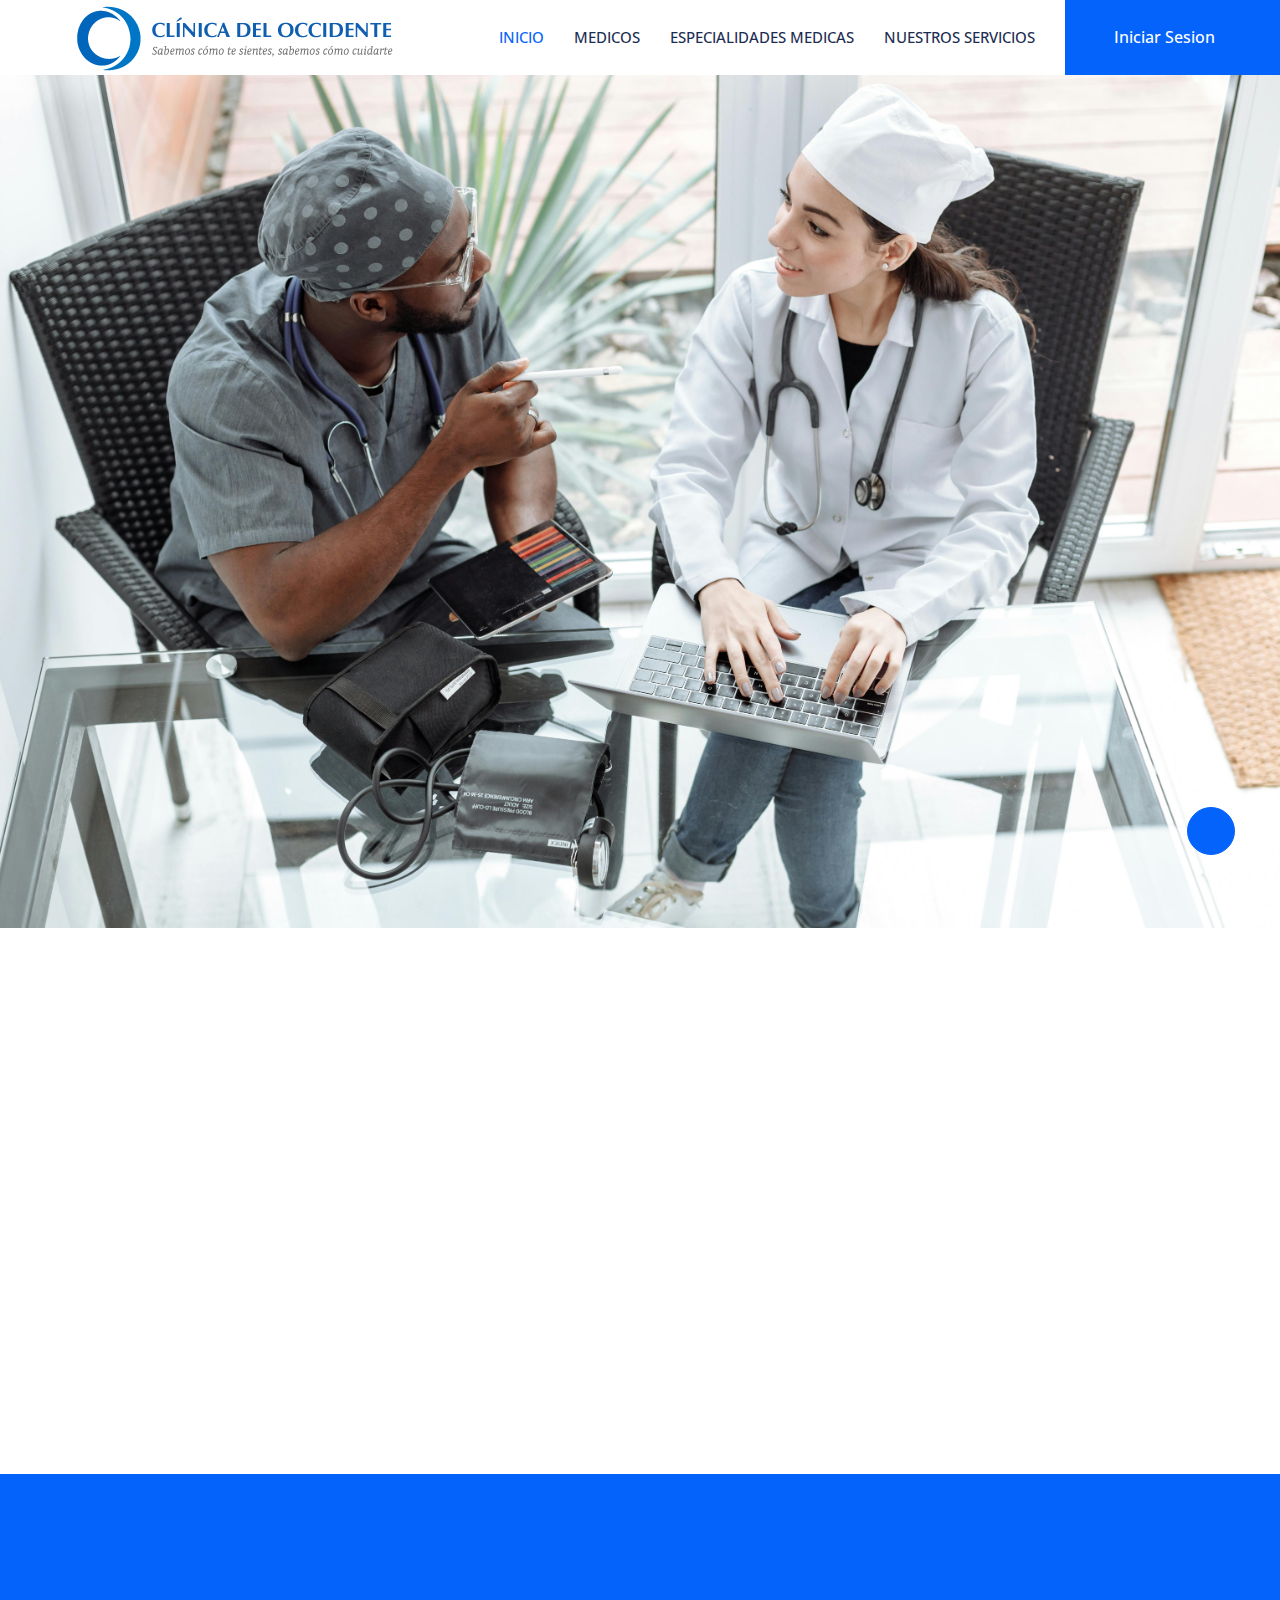
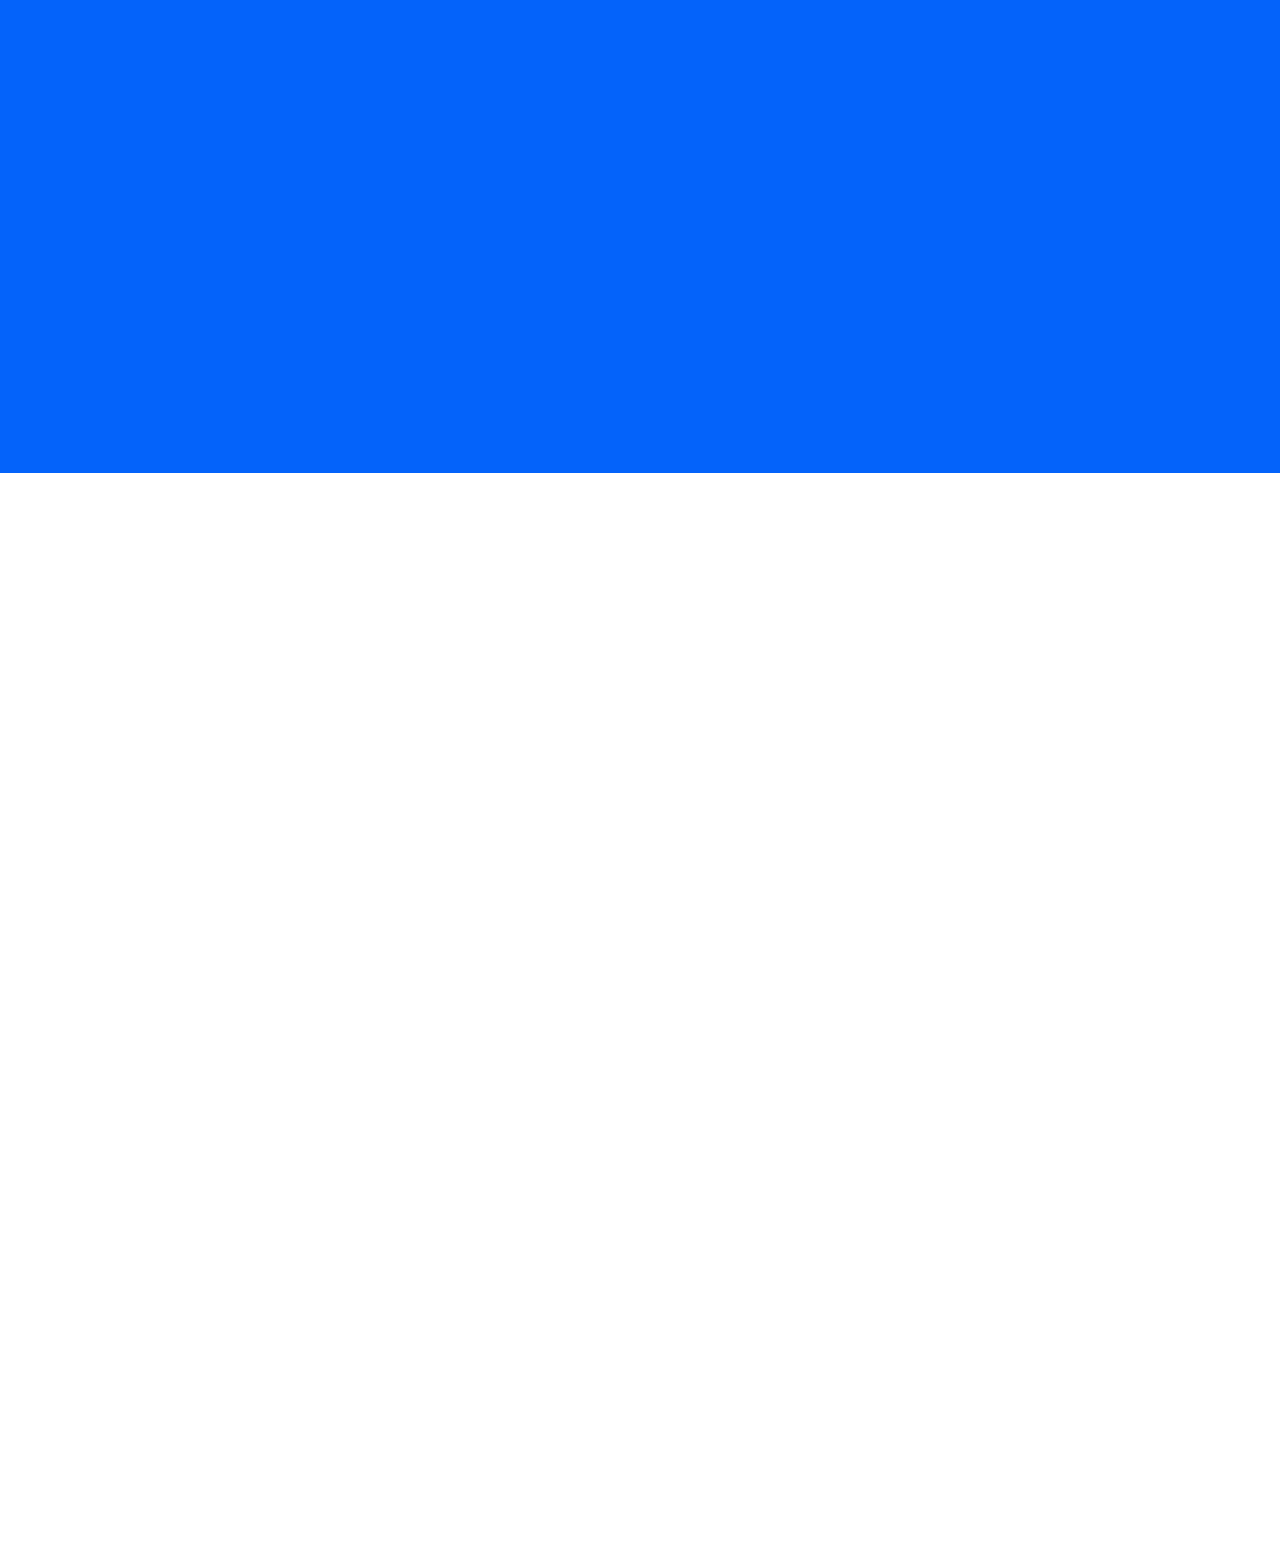
<file: Clinica-Occidente/index.html>
<!DOCTYPE html>
<html lang="en">

<head>
    <meta charset="utf-8">
    <title>Clinica del occidente</title>
    <link rel="shortcut icon" href="img/sede.png" type="image/x-icon">
    <meta content="width=device-width, initial-scale=1.0" name="viewport">
    <meta content="" name="keywords">
    <meta content="" name="description">

    <!-- Favicon -->
    <link href="img/favicon.ico" rel="icon">

    <!-- Google Web Fonts -->
    <link rel="preconnect" href="https://fonts.googleapis.com">
    <link rel="preconnect" href="https://fonts.gstatic.com" crossorigin>
    <link href="https://fonts.googleapis.com/css2?family=Open+Sans:wght@400;500&family=Roboto:wght@500;700;900&display=swap" rel="stylesheet"> 

    

    <!-- Libraries Stylesheet -->
    <link href="lib/animate/animate.min.css" rel="stylesheet">
    <link href="lib/owlcarousel/assets/owl.carousel.min.css" rel="stylesheet">
    <link href="lib/tempusdominus/css/tempusdominus-bootstrap-4.min.css" rel="stylesheet" />

    <!-- Customized Bootstrap Stylesheet -->
    <link href="css/bootstrap.min.css" rel="stylesheet">

    <!-- Template Stylesheet -->
    <link href="css/style.css" rel="stylesheet">
</head>

<body>
    <!-- Spinner Start -->
    <div id="spinner" class="show bg-white position-fixed translate-middle w-100 vh-100 top-50 start-50 d-flex align-items-center justify-content-center">
        <div class="spinner-grow text-primary" style="width: 3rem; height: 3rem;" role="status">
            <span class="sr-only">Loading...</span>
        </div>
    </div>
    <!-- Spinner End -->


    
    <!-- Navbar Start -->
    <nav class="navbar navbar-expand-lg bg-white navbar-light sticky-top p-0 wow fadeIn" data-wow-delay="0.1s">
        <a href="index.html" class="navbar-brand d-flex align-items-center px-4 px-lg-5">
            <h1 class="m-0 text-primary"><i class="far fa-hospital me-3"></i><img src="img/Logo-1.png" alt=""></h1>
        </a>
        <button type="button" class="navbar-toggler me-4" data-bs-toggle="collapse" data-bs-target="#navbarCollapse">
            <span class="navbar-toggler-icon"></span>
        </button>
        <div class="collapse navbar-collapse" id="navbarCollapse">
            <div class="navbar-nav ms-auto p-4 p-lg-0">
                <a href="" class="nav-item nav-link active">Inicio</a>
                <a href="#medicos" class="nav-item nav-link">Medicos</a>
                <a href="#especialidades" class="nav-item nav-link">especialidades medicas</a>
               <a href="#servicios" class="nav-item nav-link">Nuestros servicios</a>
                
            </div>
            <a href="login.html" class="btn btn-primary rounded-0 py-4 px-lg-5 d-none d-lg-block">Iniciar Sesion<i class="fa fa-arrow-right ms-3"></i></a>
        </div>
    </nav>
   <!-- Navbar End -->


    <!-- Header Start -->
    <div class="container-fluid header bg-primary p-0 mb-5">
        <div class="row g-0 align-items-center flex-column-reverse flex-lg-row">
            <img src="img/imagen-9.jpg" alt="">
        </div>
           
    </div>
    <!-- Header End -->


    <!-- About Start -->
    <div id="especialidades" class="container-xxl py-5">
        <div class="container">
            <div class="row g-5">
                <div class="col-lg-6 wow fadeIn" data-wow-delay="0.1s">
                    <div class="d-flex flex-column">
                        <img class="img-fluid rounded w-75 align-self-end" src="img/imagen-1.jpg" alt="">
                        <img class="img-fluid rounded w-50 bg-white pt-3 pe-3" src="img/about-2.jpg" alt="" style="margin-top: -25%;">
                    </div>
                </div>
                <div class="col-lg-6 wow fadeIn" data-wow-delay="0.5s">
                    
                    <h1 class="mb-4 text-primary">ESPECIALIDADES MÉDICAS</h1>
                    <p>La Clínica del Occidente es uno de los centros médicos de vanguardia en Colombia y ofrece diversos servicios para enfermedades comunes y raras. Encuentra a continuación una selección de nuestras especialidades médicas</p>
                    <p class="mb-4">La Clínica del Occidente es uno de los centros médicos de vanguardia en Colombia y ofrece diversos servicios para enfermedades comunes y raras.</p>
                    
                    <a class="btn btn-primary rounded-pill py-3 px-5 mt-3" href="">Mas Informacion</a>
                </div>
            </div>
        </div>
    </div>
    <!-- About End -->


    


    <!-- Feature Start -->
    <div    id="servicios"  class="container-fluid bg-primary overflow-hidden my-5 px-lg-0">
        <div class="container feature px-lg-0">
            <div class="row g-0 mx-lg-0">
                <div class="col-lg-6 feature-text py-5 wow fadeIn" data-wow-delay="0.1s">
                    <div class="p-lg-5 ps-lg-0">
                        
                        <h1 class="text-white mb-4">Nuestros Servicios</h1>
                        <p class="text-white mb-4 pb-2">En la Clínica del Occidente contamos con una amplia variedad de servicios orientados a la atención integral de nuestros pacientes. Nuestra institución está orientada a una cultura de servicio en beneficio del paciente, la familia y los colaboradores, por medio de un trato digno, respetuoso, entregando información oportuna y ejecutando tratamientos efectivos. Nuestro objetivo es proveer una mayor calidad de vida.</p>
                        <div class="row g-4">
                            <div class="col-6">
                                <div class="d-flex align-items-center">
                                    <div class="d-flex flex-shrink-0 align-items-center justify-content-center rounded-circle bg-light" style="width: 55px; height: 55px;">
                                        <i class="fa fa-user-md text-primary"></i>
                                    </div>
                                    <div class="ms-4">
                                        <p class="text-white mb-2">Diagnosticos y Terapeuticos</p>
                                        
                                    </div>
                                </div>
                            </div>
                            <div class="col-6">
                                <div class="d-flex align-items-center">
                                    <div class="d-flex flex-shrink-0 align-items-center justify-content-center rounded-circle bg-light" style="width: 55px; height: 55px;">
                                        <i class="fa fa-check text-primary"></i>
                                    </div>
                                    <div class="ms-4">
                                        <p class="text-white mb-2">Clinicos o Medicos</p>
                                        
                                    </div>
                                </div>
                            </div>
                            <div class="col-6">
                                <div class="d-flex align-items-center">
                                    <div class="d-flex flex-shrink-0 align-items-center justify-content-center rounded-circle bg-light" style="width: 55px; height: 55px;">
                                        <i class="fa fa-comment-medical text-primary"></i>
                                    </div>
                                    <div class="ms-4">
                                        <p class="text-white mb-2">Otras Especialidades</p>
                                        
                                    </div>
                                </div>
                            </div>
                            <div class="col-6">
                                <div class="d-flex align-items-center">
                                    <div class="d-flex flex-shrink-0 align-items-center justify-content-center rounded-circle bg-light" style="width: 55px; height: 55px;">
                                        <i class="fa fa-headphones text-primary"></i>
                                    </div>
                                    <div class="ms-4">
                                        <p class="text-white mb-2">24 Horas conectados</p>
                                        
                                    </div>
                                </div>
                            </div>
                        </div>
                    </div>
                </div>
                <div class="col-lg-6 pe-lg-0 wow fadeIn" data-wow-delay="0.5s" style="min-height: 400px;">
                    <div class="position-relative h-100">
                        <img class="position-absolute img-fluid w-100 h-100" src="img/feature.jpg" style="object-fit: cover;" alt="">
                    </div>
                </div>
            </div>
        </div>
    </div>
    <!-- Feature End -->


    <!-- Team Start -->
    <div id="medicos" class="container-xxl py-5">
        <div class="container">
            <div class="text-center mx-auto mb-5 wow fadeInUp" data-wow-delay="0.1s" style="max-width: 600px;">
                
                <h1 class="text-primary" >Directorio médico</h1>
            </div>
            <div class="row g-4">
                <div class="col-lg-3 col-md-6 wow fadeInUp" data-wow-delay="0.1s">
                   
                        
                    <div class="team-item position-relative rounded overflow-hidden">
                        <div class="overflow-hidden">
                            <img class="img-fluid" src="img/doctor-1.webp" alt="">
                        </div>
                        <div class="team-text bg-light text-center p-4">
                            <h5>Carlos arturo calero</h5>
                            <p class="text-primary">Coordinador de Oftalmologia</p>
                            <div class="team-social text-center">
                                <a class="btn btn-square" href=""><i class="fab fa-facebook-f"></i></a>
                                <a class="btn btn-square" href=""><i class="fab fa-twitter"></i></a>
                                <a class="btn btn-square" href=""><i class="fab fa-instagram"></i></a>
                            </div>
                        </div>
                    </div>
                </div>
                <div class="col-lg-3 col-md-6 wow fadeInUp" data-wow-delay="0.3s">
                    <div class="team-item position-relative rounded overflow-hidden">
                        <div class="overflow-hidden">
                            <img class="img-fluid" src="img/doctor-2.webp" alt="">
                        </div>
                        <div class="team-text bg-light text-center p-4">
                            <h5>Ivan torres  </h5>
                            <p class="text-primary">Director cientifico</p>
                            <div class="team-social text-center">
                                <a class="btn btn-square" href=""><i class="fab fa-facebook-f"></i></a>
                                <a class="btn btn-square" href=""><i class="fab fa-twitter"></i></a>
                                <a class="btn btn-square" href=""><i class="fab fa-instagram"></i></a>
                            </div>
                        </div>
                    </div>
                </div>
                <div class="col-lg-3 col-md-6 wow fadeInUp" data-wow-delay="0.5s">
                    <div class="team-item position-relative rounded overflow-hidden">
                        <div class="overflow-hidden">
                            <img class="img-fluid" src="img/doctor-3.webp" alt="">
                        </div>
                        <div class="team-text bg-light text-center p-4">
                            <h5>Norma montoya Garcia</h5>
                            <p class="text-primary">Coordinadora laboratorio clinico</p>
                            <div class="team-social text-center">
                                <a class="btn btn-square" href=""><i class="fab fa-facebook-f"></i></a>
                                <a class="btn btn-square" href=""><i class="fab fa-twitter"></i></a>
                                <a class="btn btn-square" href=""><i class="fab fa-instagram"></i></a>
                            </div>
                        </div>
                    </div>
                </div>
                <div class="col-lg-3 col-md-6 wow fadeInUp" data-wow-delay="0.7s">
                    <div class="team-item position-relative rounded overflow-hidden">
                        <div class="overflow-hidden">
                            <img class="img-fluid" src="img/doctor-4.webp" alt="">
                        </div>
                        <div class="team-text bg-light text-center p-4">
                            <h5>Ronald Raul Rengifo Devia</h5>
                            <p class="text-primary">Coordinador servivcios de Urgencias</p>
                            <div class="team-social text-center">
                                <a class="btn btn-square" href=""><i class="fab fa-facebook-f"></i></a>
                                <a class="btn btn-square" href=""><i class="fab fa-twitter"></i></a>
                                <a class="btn btn-square" href=""><i class="fab fa-instagram"></i></a>
                            </div>
                        </div>
                    </div>
                </div>
            </div>
        </div>
    </div>
    <!-- Team End -->

  
   <!-- Footer Start -->
    <div class="container-fluid bg-dark text-light footer mt-5 pt-5 wow fadeIn" data-wow-delay="0.1s">
        <div class="container py-5">
            <div class="row g-5">
                <div class="col-lg-3 col-md-6">
                    <h5 class="text-light mb-4 "> <img src="img/sede.png" alt=""> Sede Bogota</h5>
                    <p class="mb-2"><i class="fa fa-map-marker-alt me-3"></i>Av de Las Américas Nº 71 C_29</p>
                    <p class="mb-2"><i class="fa fa-phone-alt me-3"></i>(601) 425 4656</p>
                    
                    <div class="d-flex pt-2">
                        <a class="btn btn-outline-light btn-social rounded-circle" href=""><i class="fab fa-twitter"></i></a>
                        <a class="btn btn-outline-light btn-social rounded-circle" href=""><i class="fab fa-facebook-f"></i></a>
                        <a class="btn btn-outline-light btn-social rounded-circle" href=""><i class="fab fa-youtube"></i></a>
                        <a class="btn btn-outline-light btn-social rounded-circle" href=""><i class="fab fa-linkedin-in"></i></a>
                    </div>
                </div>
                <div class="col-lg-3 col-md-6">
                    <h5 class="text-light mb-4"> <img src="img/servicios.png" alt=""> Servicios médicos</h5>
                    <a class="btn btn-link" href="">Servicios clínicos y médicos</a>
                    <a class="btn btn-link" href="">Servicios diagnósticos y terapéuticos</a>
                    <a class="btn btn-link" href="">International Patient</a>
                    <a class="btn btn-link" href="">Estados Financieros</a>
                    
                </div>
                <div class="col-lg-3 col-md-6">
                    <h5 class="text-light mb-4"> <img src="img/enlace.png" alt=""> Enlaces de interés</h5>
                    <a class="btn btn-link" href="">Inicio</a>
                    <a class="btn btn-link" href="">Medicos</a>
                    <a class="btn btn-link" href="">Servicios</a>
                    <a class="btn btn-link" href="">Contactenos</a>
                    
                </div>
                <div class="col-lg-3 col-md-6">
                    <h5 class="text-light mb-4"> <img src="img/especialidades.png" alt=""> Especialidades médicas</h5>
                    <a class="btn btn-link" href="">Especialidades oncológicas</a>
                    <a class="btn btn-link" href="">Especialidades quirúrgicas</a>
                    <a class="btn btn-link" href="">Otras especialidades</a>
                    
                    
                   
                </div>
            </div>
        </div>
        <div class="container">
            <div class="copyright">
               
            </div>
        </div>
    </div>
    <!-- Footer End -->


    <!-- Back to Top -->
    <a href="#" class="btn btn-lg btn-primary btn-lg-square rounded-circle back-to-top"><i class="bi bi-arrow-up"></i></a>


    <!-- JavaScript Libraries -->
    <script src="https://code.jquery.com/jquery-3.4.1.min.js"></script>
    <script src="https://cdn.jsdelivr.net/npm/bootstrap@5.0.0/dist/js/bootstrap.bundle.min.js"></script>
    <script src="lib/wow/wow.min.js"></script>
    <script src="lib/easing/easing.min.js"></script>
    <script src="lib/waypoints/waypoints.min.js"></script>
    <script src="lib/counterup/counterup.min.js"></script>
    <script src="lib/owlcarousel/owl.carousel.min.js"></script>
    <script src="lib/tempusdominus/js/moment.min.js"></script>
    <script src="lib/tempusdominus/js/moment-timezone.min.js"></script>
    <script src="lib/tempusdominus/js/tempusdominus-bootstrap-4.min.js"></script>

    <!-- Template Javascript -->
    <script src="js/main.js"></script>
</body>

</html>
</file>
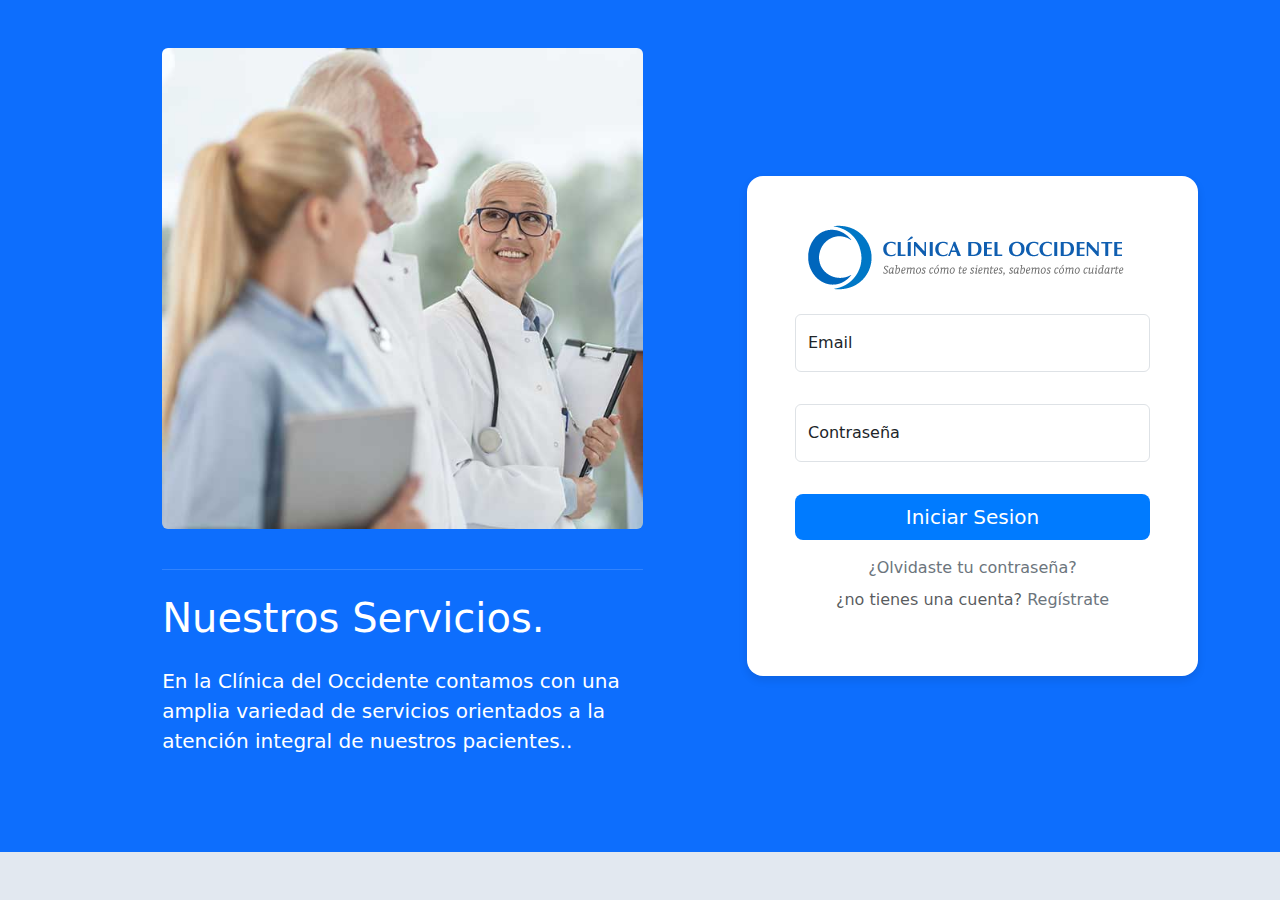
<file: Clinica-Occidente/login.html>
<html lang="es">

<head>
    <meta charset="UTF-8">
    <meta name="viewport" content="width=device-width, initial-scale=1.0">
    <title>login</title>
    <link href="https://cdn.jsdelivr.net/npm/bootstrap@5.3.0/dist/css/bootstrap.min.css" rel="stylesheet">
    <link rel="stylesheet" href="css/style1.css">


<body>

    <!-- Login 9 - Bootstrap Brain Component -->
    <section class="bg-primary py-3 py-md-5 py-xl-8">
        <div class="container">
            <div class="row gy-4 align-items-center">
                <div class="col-12 col-md-6 col-xl-7">
                    <div class="d-flex justify-content-center text-bg-primary">
                        <div class="col-12 col-xl-9">
                            <img class="img-fluid rounded mb-4" loading="lazy" src="img/about-1.jpg" width="900"
                                height="80" alt="BootstrapBrain Logo">
                            <hr class="border-primary-subtle mb-4">
                            <h2 class="h1 mb-4">Nuestros Servicios.</h2>
                            <p class="lead mb-5">En la Clínica del Occidente contamos con una amplia variedad de
                                servicios orientados a la atención integral de nuestros pacientes..</p>

                        </div>
                    </div>
                </div>
                <div class="col-12 col-md-6 col-xl-5">
                    <div class="card border-0 rounded-4">
                        <div class="card-body p-3 p-md-4 p-xl-5">
                            <div class="row">
                                <div class="col-12">
                                    <div class="mb-4">
                                        <a href="index.html"><img src="img/Logo-1.png" alt=""></a>

                                    </div>
                                </div>
                            </div>
                            <form action="dashboard.html" method="get">
                                <div class="row gy-3 overflow-hidden">
                                    <div class="col-12">
                                        <div class="form-floating mb-3">
                                            <input type="email" class="form-control" name="email" id="email"
                                                placeholder="name@example.com" required>
                                            <label for="email" class="form-label">Email</label>
                                        </div>
                                    </div>
                                    <div class="col-12">
                                        <div class="form-floating mb-3">
                                            <input type="password" class="form-control" name="password" id="password"
                                                value="" placeholder="Password" required>
                                            <label for="password" class="form-label">Contraseña</label>
                                        </div>
                                    </div>

                                    <div class="col-12">
                                        <div class="d-grid">
                                            <button class="btn btn-primary btn-lg" type="submit">Iniciar Sesion</button>
                                        </div>
                                    </div>
                                </div>
                            </form>
                            <div class="text-center">
                                <p class="text-muted mb-2">
                                    <a href="Restablecer.html">¿Olvidaste tu contraseña?</a>
                                </p>
                                <p class="text-muted">
                                    ¿no tienes una cuenta? <a href="Registrar.html">Regístrate</a>
                                </p>
                            </div>


                        </div>
                    </div>
                </div>
            </div>
        </div>
        </div>
    </section>


    <script src="https://cdn.jsdelivr.net/npm/bootstrap@5.3.0/dist/js/bootstrap.bundle.min.js"></script>

</body>

</html>
</file>
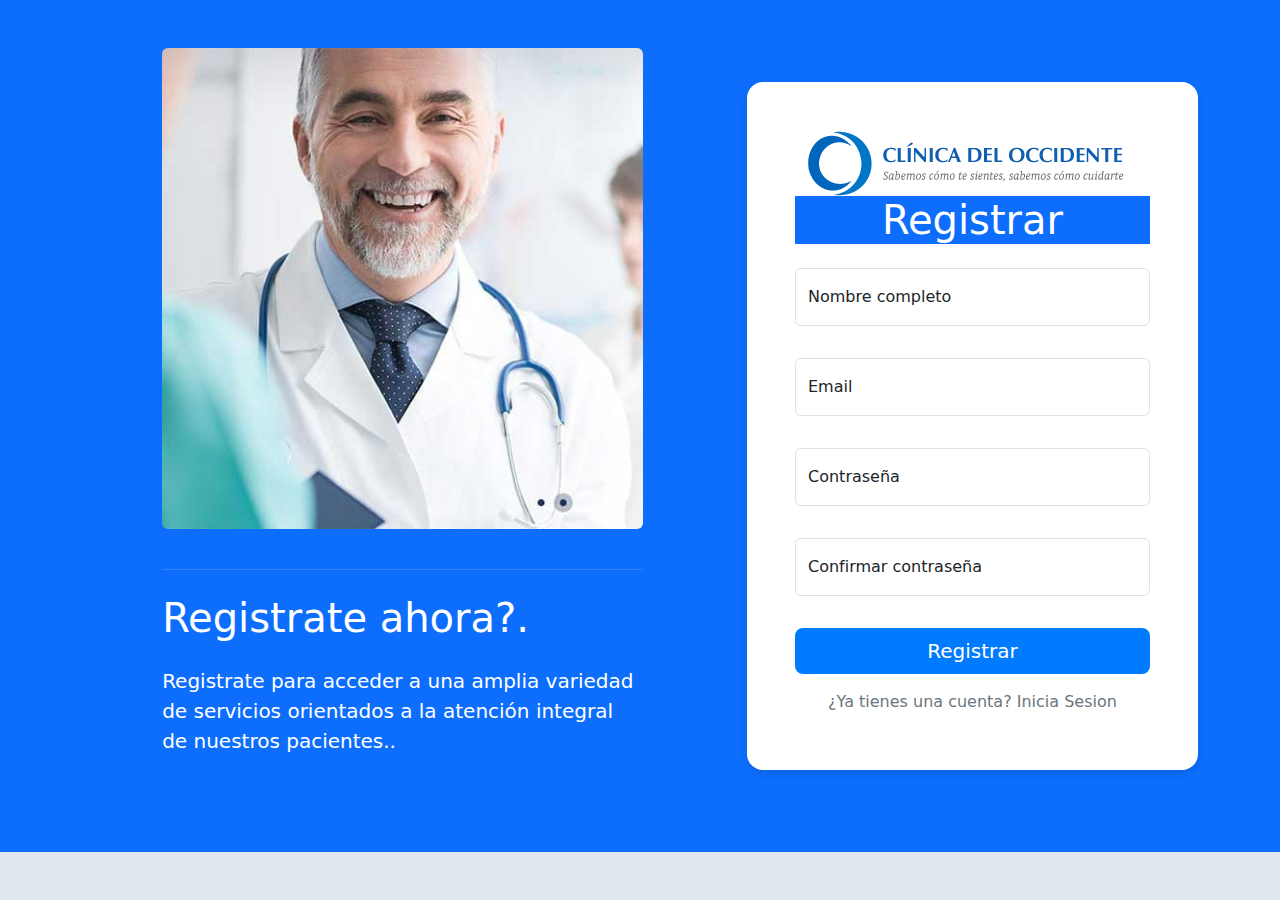
<file: Clinica-Occidente/Registrar.html>
<html lang="es">

<head>
    <meta charset="UTF-8">
    <meta name="viewport" content="width=device-width, initial-scale=1.0">
    <title>Registrar</title>
    <link href="https://cdn.jsdelivr.net/npm/bootstrap@5.3.0/dist/css/bootstrap.min.css" rel="stylesheet">
    <link rel="stylesheet" href="css/style1.css">


<body>

    <!-- Login 9 - Bootstrap Brain Component -->
    <section class="bg-primary py-3 py-md-5 py-xl-8">
        <div class="container">
            <div class="row gy-4 align-items-center">
                <div class="col-12 col-md-6 col-xl-7">
                    <div class="d-flex justify-content-center text-bg-primary">
                        <div class="col-12 col-xl-9">
                            <img class="img-fluid rounded mb-4" loading="lazy" src="img/about-2.jpg" width="900"
                                height="80" alt="BootstrapBrain Logo">
                            <hr class="border-primary-subtle mb-4">
                            <h2 class="h1 mb-4">Registrate ahora?.</h2>
                            <p class="lead mb-5">Registrate para acceder a una amplia variedad de
                                servicios orientados a la atención integral de nuestros pacientes..</p>

                        </div>
                    </div>
                </div>
                <div class="col-12 col-md-6 col-xl-5">
                    <div class="card border-0 rounded-4">
                        <div class="card-body p-3 p-md-4 p-xl-5">
                            <div class="row">
                                <div class="col-12">
                                    <div class="mb-4">
                                        <a href="index.html"><img src="img/Logo-1.png" alt=""></a>
                                        <h1 class="text-center text-bg-primary">Registrar</h1>
                                       
                                    </div>
                                </div>
                            </div>
                            <form action="#!">
                                <div class="row gy-3 overflow-hidden">
                                    <div class="col-12">
                                        <div class="form-floating mb-3">
                                            <input type="email" class="form-control" name="email" id="email"
                                                placeholder="name@example.com" required>
                                            <label for="name" class="form-label">Nombre completo</label>
                                        </div>
                                    </div>
                                    <div class="col-12">
                                        <div class="form-floating mb-3">
                                            <input type="email" class="form-control" name="email" id="email"
                                                placeholder="name@example.com" required>
                                            <label for="email" class="form-label">Email</label>
                                        </div>
                                    </div>
                                    <div class="col-12">
                                        <div class="form-floating mb-3">
                                            <input type="password" class="form-control" name="password" id="password"
                                                value="" placeholder="Password" required>
                                            <label for="password" class="form-label">Contraseña</label>
                                        </div>
                                    </div>
                                    <div class="col-12">
                                        <div class="form-floating mb-3">
                                            <input type="email" class="form-control" name="email" id="email"
                                                placeholder="name@example.com" required>
                                            <label for="password" class="form-label">Confirmar contraseña</label>
                                        </div>
                                    </div>

                                    <div class="col-12">
                                        <div class="d-grid">
                                            <button class="btn btn-primary btn-lg" type="submit">Registrar</button>
                                        </div>
                                    </div>
                                </div>
                            </form>
                            <div class="text-center">
                                <p class="text-muted mb-2">
                                    <a href="login.html">¿Ya tienes una cuenta?  Inicia Sesion</a>
                                </p>
                                
                            </div>


                        </div>
                    </div>
                </div>
            </div>
        </div>
        </div>
    </section>


    <script src="https://cdn.jsdelivr.net/npm/bootstrap@5.3.0/dist/js/bootstrap.bundle.min.js"></script>

</body>

</html>
</file>
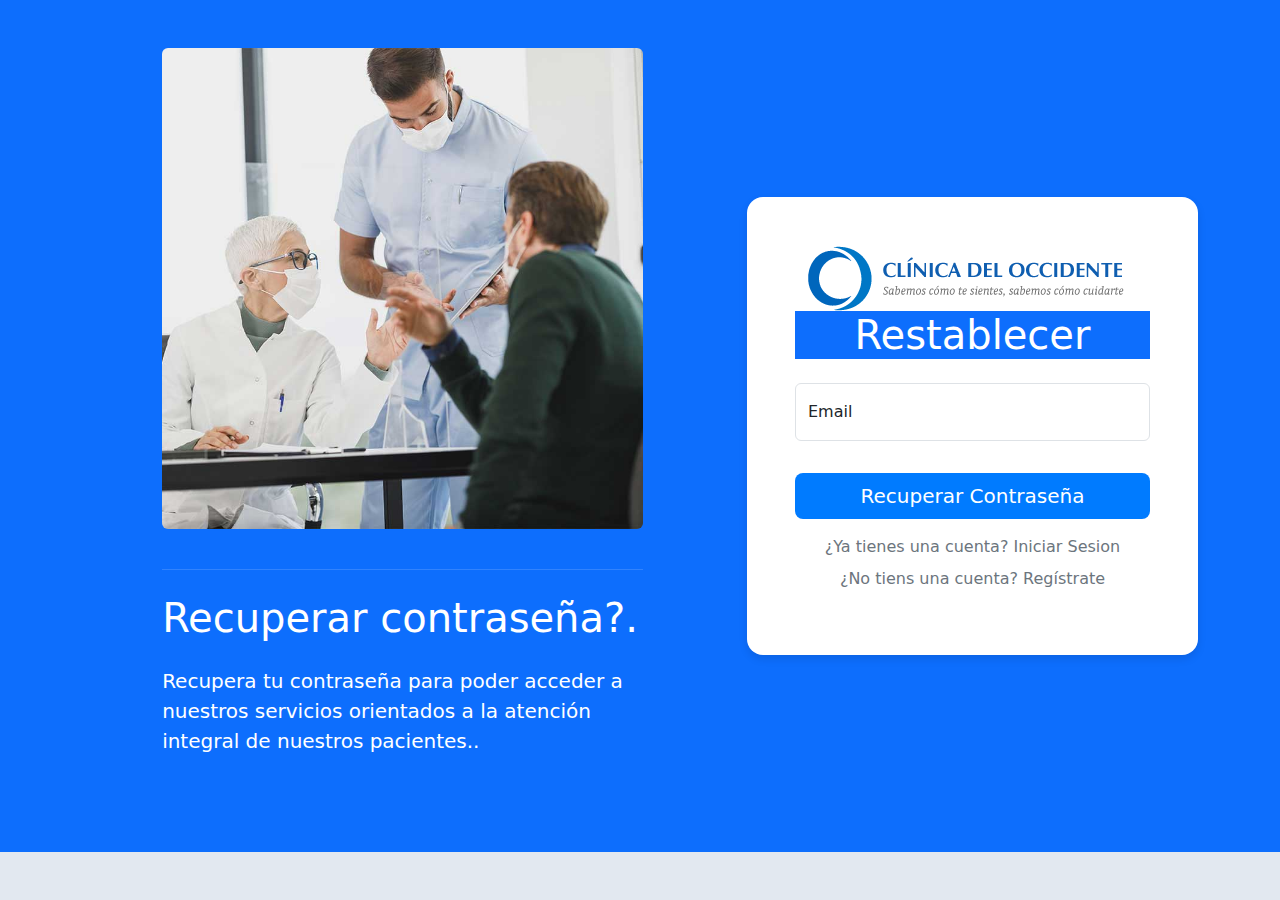
<file: Clinica-Occidente/Restablecer.html>
<html lang="es">

<head>
    <meta charset="UTF-8">
    <meta name="viewport" content="width=device-width, initial-scale=1.0">
    <title>Restablecer</title>
    <link href="https://cdn.jsdelivr.net/npm/bootstrap@5.3.0/dist/css/bootstrap.min.css" rel="stylesheet">
    <link rel="stylesheet" href="css/style1.css">


<body>

    <!-- Login 9 - Bootstrap Brain Component -->
    <section class="bg-primary py-3 py-md-5 py-xl-8">
        <div class="container">
            <div class="row gy-4 align-items-center">
                <div class="col-12 col-md-6 col-xl-7">
                    <div class="d-flex justify-content-center text-bg-primary">
                        <div class="col-12 col-xl-9">
                            <img class="img-fluid rounded mb-4" loading="lazy" src="img/feature.jpg" width="900"
                                height="80" alt="BootstrapBrain Logo">
                            <hr class="border-primary-subtle mb-4">
                            <h2 class="h1 mb-4">Recuperar contraseña?.</h2>
                            <p class="lead mb-5">Recupera tu contraseña para poder acceder a nuestros
                                servicios orientados a la atención integral de nuestros pacientes..</p>

                        </div>
                    </div>
                </div>
                <div class="col-12 col-md-6 col-xl-5">
                    <div class="card border-0 rounded-4">
                        <div class="card-body p-3 p-md-4 p-xl-5">
                            <div class="row">
                                <div class="col-12">
                                    <div class="mb-4">
                                        <a href="index.html"><img src="img/Logo-1.png" alt=""></a>
                                        <h1 class="text-center text-bg-primary">Restablecer</h1>

                                    </div>
                                </div>
                            </div>
                            <form action="#!">
                                <div class="row gy-3 overflow-hidden">
                                   
                                    <div class="col-12">
                                        <div class="form-floating mb-3">
                                            <input type="email" class="form-control" name="email" id="email"
                                                placeholder="name@example.com" required>
                                            <label for="email" class="form-label">Email</label>
                                        </div>
                                    </div>
                                    
                                    

                                    <div class="col-12">
                                        <div class="d-grid">
                                            <button class="btn btn-primary btn-lg" type="submit">Recuperar Contraseña</button>
                                        </div>
                                    </div>
                                </div>
                            </form>
                            <div class="text-center">
                                <p class="text-muted mb-2">
                                    <a href="login.html">
                                        ¿Ya tienes una cuenta? Iniciar Sesion
                                    </a>
                                </p>
                                <p class="text-muted">
                                    <a href="Registrar.html">
                                    ¿No tiens una cuenta? Regístrate</a>
                                </p>
                            </div>


                        </div>
                    </div>
                </div>
            </div>
        </div>
        </div>
    </section>


    <script src="https://cdn.jsdelivr.net/npm/bootstrap@5.3.0/dist/js/bootstrap.bundle.min.js"></script>

</body>

</html>
</file>
<file: Clinica-Occidente/css/style.css>
/********** Template CSS **********/
:root {
    --primary: #0463FA;
    --light: #EFF5FF;
    --dark: #1B2C51;
}

.fw-medium {
    font-weight: 500 !important;
}

.fw-bold {
    font-weight: 700 !important;
}

.fw-black {
    font-weight: 900 !important;
}

.back-to-top {
    position: fixed;
    display: none;
    right: 45px;
    bottom: 45px;
    z-index: 99;
}


/*** Spinner ***/
#spinner {
    opacity: 0;
    visibility: hidden;
    transition: opacity .5s ease-out, visibility 0s linear .5s;
    z-index: 99999;
}

#spinner.show {
    transition: opacity .5s ease-out, visibility 0s linear 0s;
    visibility: visible;
    opacity: 1;
}


/*** Button ***/
.btn {
    font-weight: 500;
    transition: .5s;
}

.btn.btn-primary,
.btn.btn-secondary {
    color: #FFFFFF;
}

.btn-square {
    width: 38px;
    height: 38px;
}

.btn-sm-square {
    width: 32px;
    height: 32px;
}

.btn-lg-square {
    width: 48px;
    height: 48px;
}

.btn-square,
.btn-sm-square,
.btn-lg-square {
    padding: 0;
    display: flex;
    align-items: center;
    justify-content: center;
    font-weight: normal;
}


/*** Navbar ***/
.navbar .dropdown-toggle::after {
    border: none;
    content: "\f107";
    font-family: "Font Awesome 5 Free";
    font-weight: 900;
    vertical-align: middle;
    margin-left: 8px;
}

.navbar .navbar-nav .nav-link {
    margin-right: 30px;
    padding: 25px 0;
    color: #FFFFFF;
    font-size: 15px;
    font-weight: 500;
    text-transform: uppercase;
    outline: none;
}

.navbar .navbar-nav .nav-link:hover,
.navbar .navbar-nav .nav-link.active {
    color: var(--primary);
}

@media (max-width: 991.98px) {
    .navbar .navbar-nav .nav-link  {
        margin-right: 0;
        padding: 10px 0;
    }

    .navbar .navbar-nav {
        border-top: 1px solid #EEEEEE;
    }
}

.navbar .navbar-brand,
.navbar a.btn {
    height: 75px;
}

.navbar .navbar-nav .nav-link {
    color: var(--dark);
    font-weight: 500;
}

.navbar.sticky-top {
    top: -100px;
    transition: .5s;
}

@media (min-width: 992px) {
    .navbar .nav-item .dropdown-menu {
        display: block;
        border: none;
        margin-top: 0;
        top: 150%;
        opacity: 0;
        visibility: hidden;
        transition: .5s;
    }

    .navbar .nav-item:hover .dropdown-menu {
        top: 100%;
        visibility: visible;
        transition: .5s;
        opacity: 1;
    }
}


/*** Header ***/
.header-carousel .owl-carousel-text {
    position: absolute;
    width: 100%;
    height: 100%;
    padding: 3rem;
    top: 0;
    left: 0;
    display: flex;
    align-items: center;
    justify-content: center;
    text-shadow: 0 0 30px rgba(0, 0, 0, .1);
}

.header-carousel .owl-nav {
    position: absolute;
    width: 200px;
    height: 45px;
    bottom: 30px;
    left: 50%;
    transform: translateX(-50%);
    display: flex;
    justify-content: space-between;
}

.header-carousel .owl-nav .owl-prev,
.header-carousel .owl-nav .owl-next {
    width: 45px;
    height: 45px;
    display: flex;
    align-items: center;
    justify-content: center;
    color: #FFFFFF;
    background: transparent;
    border: 1px solid #FFFFFF;
    border-radius: 45px;
    font-size: 22px;
    transition: .5s;
}

.header-carousel .owl-nav .owl-prev:hover,
.header-carousel .owl-nav .owl-next:hover {
    background: var(--primary);
    border-color: var(--primary);
}

.header-carousel .owl-dots {
    position: absolute;
    height: 45px;
    bottom: 30px;
    left: 50%;
    transform: translateX(-50%);
    display: flex;
    align-items: center;
    justify-content: center;
}

.header-carousel .owl-dot {
    position: relative;
    display: inline-block;
    margin: 0 5px;
    width: 15px;
    height: 15px;
    background: transparent;
    border: 1px solid #FFFFFF;
    border-radius: 15px;
    transition: .5s;
}

.header-carousel .owl-dot::after {
    position: absolute;
    content: "";
    width: 5px;
    height: 5px;
    top: 4px;
    left: 4px;
    background: #FFFFFF;
    border-radius: 5px;
}

.header-carousel .owl-dot.active {
    background: var(--primary);
    border-color: var(--primary);
}

.page-header {
    background: url(../img/header-page.jpg) top center no-repeat;
    background-size: cover;
    text-shadow: 0 0 30px rgba(0, 0, 0, .1);
}

.breadcrumb-item + .breadcrumb-item::before {
    color: var(--light);
}


/*** Service ***/
.service-item {
    transition: .5s;
}

.service-item:hover {
    margin-top: -10px;
    box-shadow: 0 .5rem 1.5rem rgba(0, 0, 0, .08);
}

.service-item .btn {
    width: 40px;
    height: 40px;
    display: inline-flex;
    align-items: center;
    background: #FFFFFF;
    border-radius: 40px;
    white-space: nowrap;
    overflow: hidden;
    transition: .5s;
}

.service-item:hover .btn {
    width: 140px;
}


/*** Feature ***/
@media (min-width: 992px) {
    .container.feature {
        max-width: 100% !important;
    }

    .feature-text  {
        padding-left: calc(((100% - 960px) / 2) + .75rem);
    }
}

@media (min-width: 1200px) {
    .feature-text  {
        padding-left: calc(((100% - 1140px) / 2) + .75rem);
    }
}

@media (min-width: 1400px) {
    .feature-text  {
        padding-left: calc(((100% - 1320px) / 2) + .75rem);
    }
}


/*** Team ***/
.team-item img {
    position: relative;
    top: 0;
    transition: .5s;
}

.team-item:hover img {
    top: -30px;
}

.team-item .team-text {
    position: relative;
    height: 100px;
    transition: .5s;
}

.team-item:hover .team-text {
    margin-top: -60px;
    height: 160px;
}

.team-item .team-text .team-social {
    opacity: 0;
    transition: .5s;
}

.team-item:hover .team-text .team-social {
    opacity: 1;
}

.team-item .team-social .btn {
    display: inline-flex;
    color: var(--primary);
    background: #FFFFFF;
    border-radius: 40px;
}

.team-item .team-social .btn:hover {
    color: #FFFFFF;
    background: var(--primary);
}


/*** Appointment ***/
.bootstrap-datetimepicker-widget.bottom {
    top: auto !important;
}

.bootstrap-datetimepicker-widget .table * {
    border-bottom-width: 0px;
}

.bootstrap-datetimepicker-widget .table th {
    font-weight: 500;
}

.bootstrap-datetimepicker-widget.dropdown-menu {
    padding: 10px;
    border-radius: 2px;
}

.bootstrap-datetimepicker-widget table td.active,
.bootstrap-datetimepicker-widget table td.active:hover {
    background: var(--primary);
}

.bootstrap-datetimepicker-widget table td.today::before {
    border-bottom-color: var(--primary);
}


/*** Testimonial ***/
.testimonial-carousel::before {
    position: absolute;
    content: "";
    top: 0;
    left: 0;
    height: 100%;
    width: 0;
    background: linear-gradient(to right, rgba(255, 255, 255, 1) 0%, rgba(255, 255, 255, 0) 100%);
    z-index: 1;
}

.testimonial-carousel::after {
    position: absolute;
    content: "";
    top: 0;
    right: 0;
    height: 100%;
    width: 0;
    background: linear-gradient(to left, rgba(255, 255, 255, 1) 0%, rgba(255, 255, 255, 0) 100%);
    z-index: 1;
}

@media (min-width: 768px) {
    .testimonial-carousel::before,
    .testimonial-carousel::after {
        width: 200px;
    }
}

@media (min-width: 992px) {
    .testimonial-carousel::before,
    .testimonial-carousel::after {
        width: 300px;
    }
}

.testimonial-carousel .owl-item .testimonial-text {
    background: var(--light);
    transform: scale(.8);
    transition: .5s;
}

.testimonial-carousel .owl-item.center .testimonial-text {
    background: var(--primary);
    transform: scale(1);
}

.testimonial-carousel .owl-item .testimonial-text *,
.testimonial-carousel .owl-item .testimonial-item img {
    transition: .5s;
}

.testimonial-carousel .owl-item.center .testimonial-text * {
    color: var(--light) !important;
}

.testimonial-carousel .owl-item.center .testimonial-item img {
    background: var(--primary) !important;
} 

.testimonial-carousel .owl-nav {
    position: absolute;
    width: 350px;
    top: 15px;
    left: 50%;
    transform: translateX(-50%);
    display: flex;
    justify-content: space-between;
    opacity: 0;
    transition: .5s;
    z-index: 1;
}

.testimonial-carousel:hover .owl-nav {
    width: 300px;
    opacity: 1;
}

.testimonial-carousel .owl-nav .owl-prev,
.testimonial-carousel .owl-nav .owl-next {
    position: relative;
    color: var(--primary);
    font-size: 45px;
    transition: .5s;
}

.testimonial-carousel .owl-nav .owl-prev:hover,
.testimonial-carousel .owl-nav .owl-next:hover {
    color: var(--dark);
}


/*** Footer ***/
.footer .btn.btn-social {
    margin-right: 5px;
    width: 35px;
    height: 35px;
    display: flex;
    align-items: center;
    justify-content: center;
    color: var(--light);
    border: 1px solid #FFFFFF;
    transition: .3s;
}

.footer .btn.btn-social:hover {
    color: var(--primary);
}

.footer .btn.btn-link {
    display: block;
    margin-bottom: 5px;
    padding: 0;
    text-align: left;
    color: #FFFFFF;
    font-size: 15px;
    font-weight: normal;
    text-transform: capitalize;
    transition: .3s;
}

.footer .btn.btn-link::before {
    position: relative;
    content: "\f105";
    font-family: "Font Awesome 5 Free";
    font-weight: 900;
    margin-right: 10px;
}

.footer .btn.btn-link:hover {
    color: var(--primary);
    letter-spacing: 1px;
    box-shadow: none;
}

.footer .copyright {
    padding: 25px 0;
    font-size: 15px;
    border-top: 1px solid rgba(256, 256, 256, .1);
}

.footer .copyright a {
    color: var(--light);
}

.footer .copyright a:hover {
    color: var(--primary);
}
</file>
<file: Clinica-Occidente/css/style1.css>
body{
    height: 100%;
    background: #E2E8F0;
}

.login-container {
    height: 100%;
    display: flex;
    align-items: center;
    justify-content: center;
}

.card {
    border: none;
    border-radius: 1rem;
    overflow: hidden;
    box-shadow: 0 4px 8px rgba(0, 0, 0, 0.1);
}

.card-img-left {
    width: 100%;
    height: 100%;
    object-fit: cover;
}

.card-body {
    padding: 2rem;
}

.form-floating>.form-control:focus {
    border-color: #007bff;
    box-shadow: 0 0 0 0.2rem rgba(0, 123, 255, 0.25);
}

.btn-primary {
    background: #007bff;
    border: none;
}

.btn-primary:hover {
    background: #0056b3;
}

.text-muted a {
    text-decoration: none;
    color: #6c757d;
}

.text-muted a:hover {
    color: #343a40;
}
</file>
